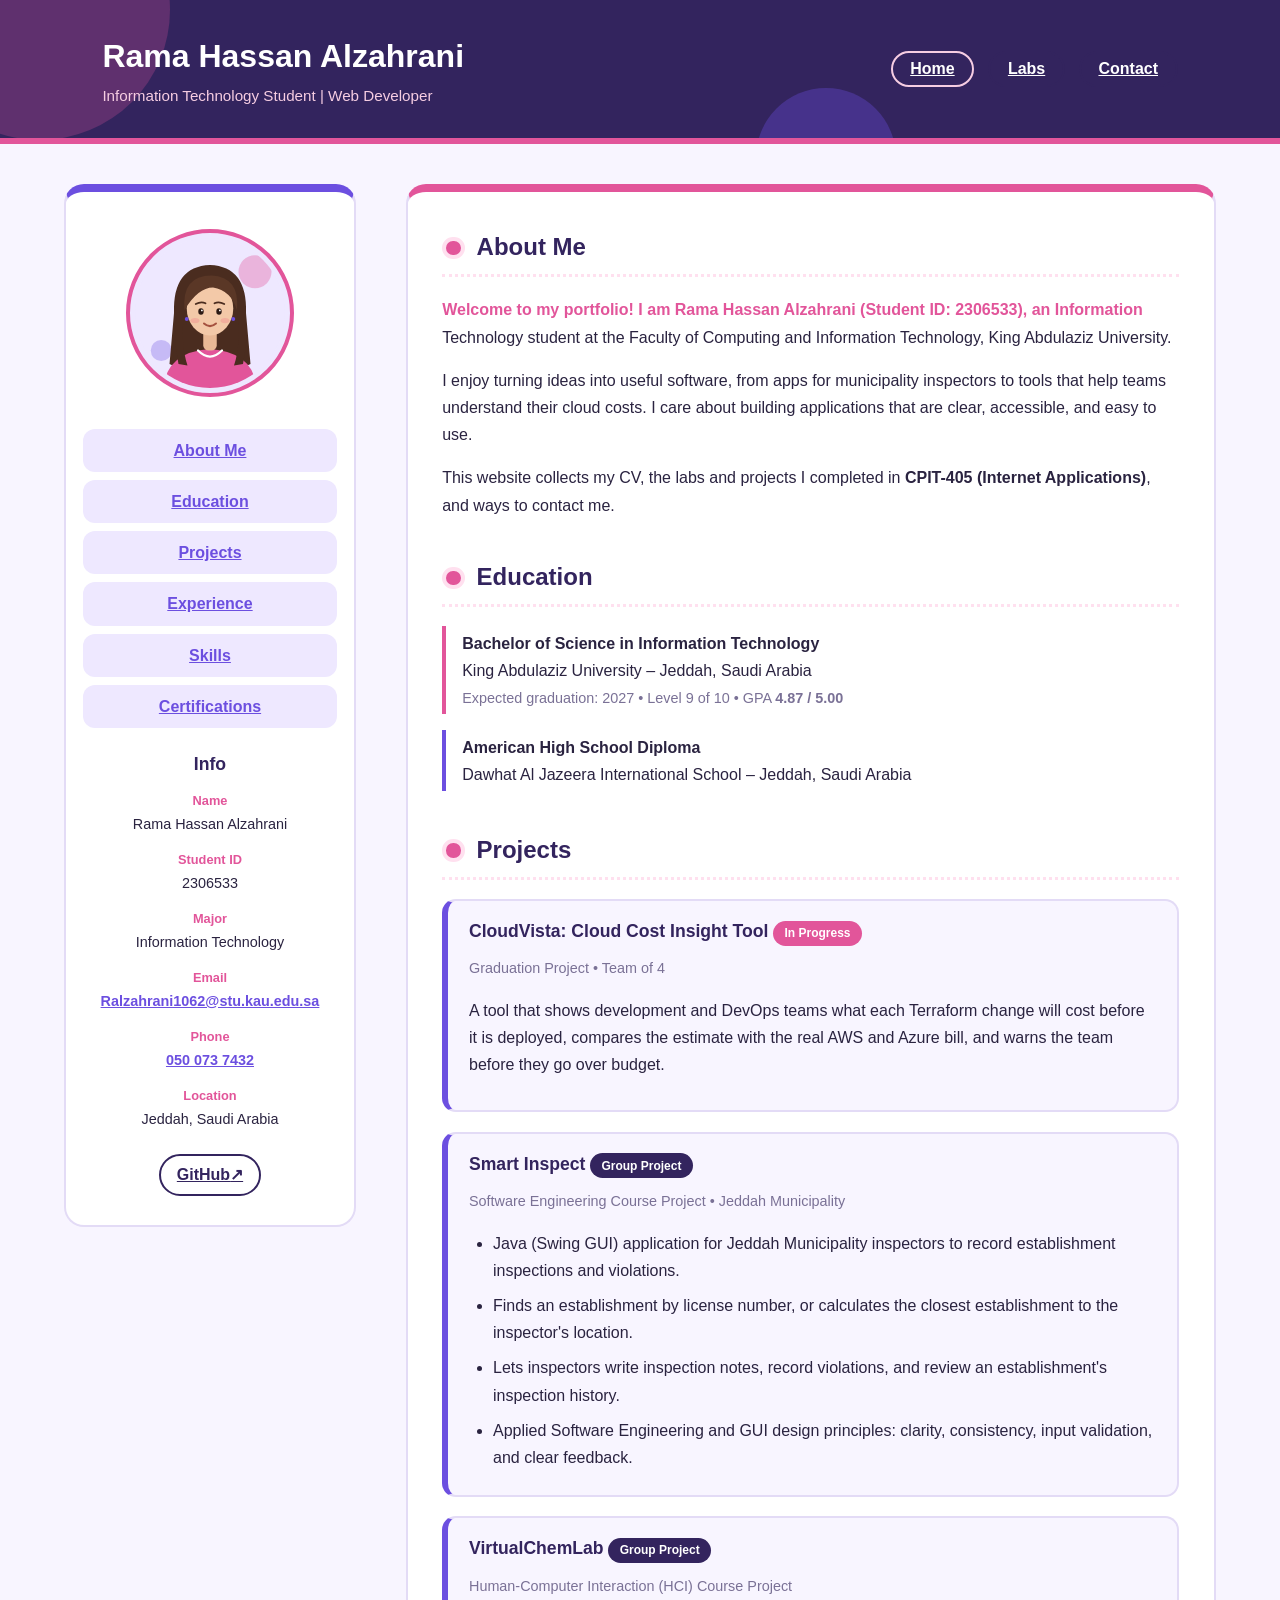
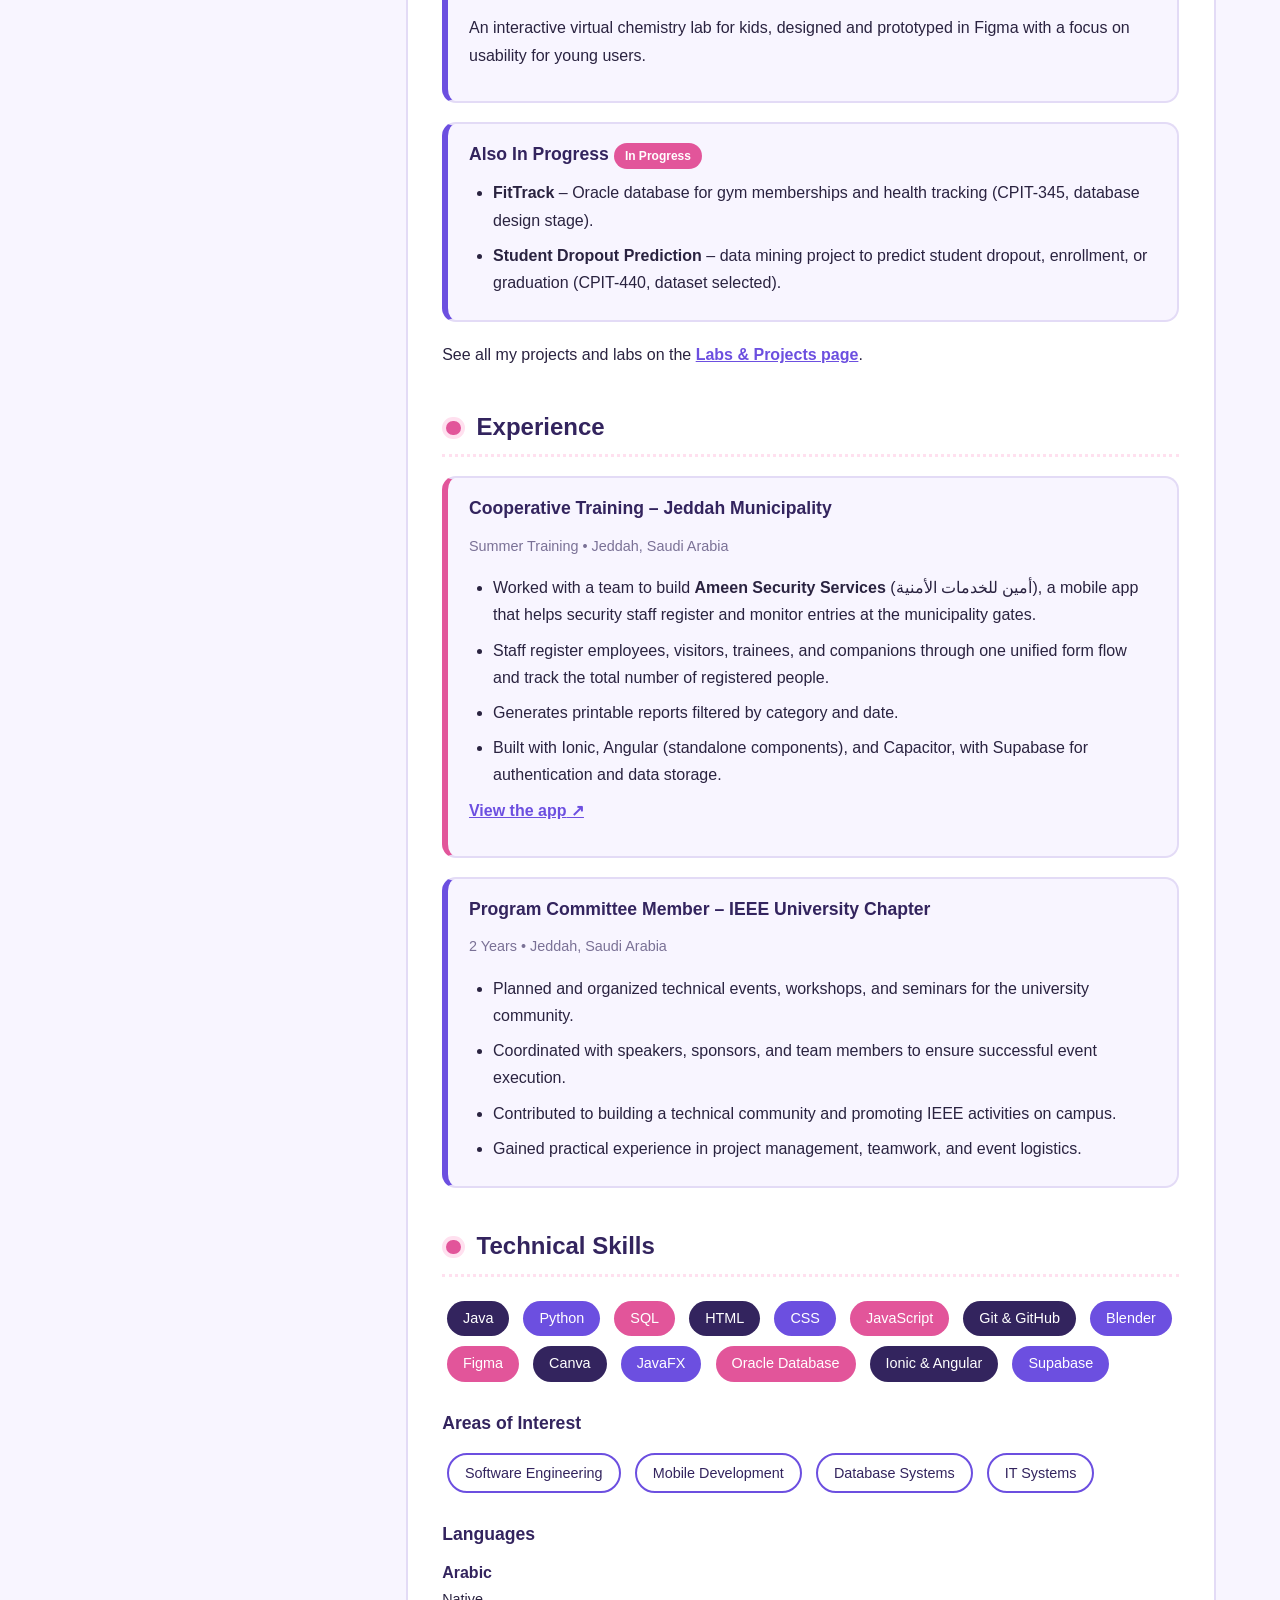
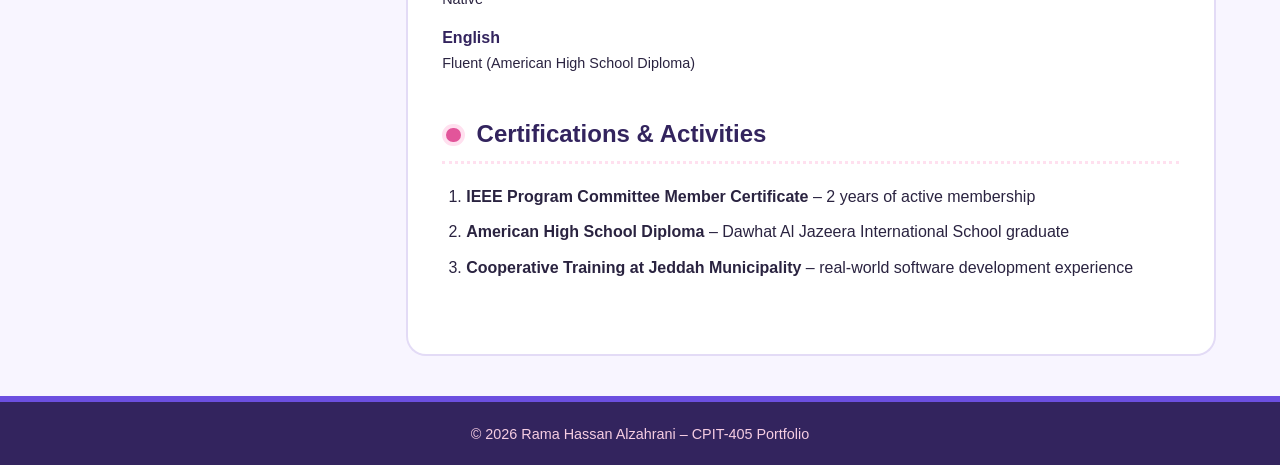
<file: 2306533/index.html>
<!DOCTYPE html>
<html lang="en">
<head>
    <meta charset="utf-8" />
    <meta name="viewport" content="width=device-width, initial-scale=1.0" />
    <meta name="author" content="Rama Hassan Alzahrani" />
    <meta name="description" content="CPIT-405 portfolio of Rama Hassan Alzahrani: CV, labs, projects, and contact information." />
    <title>Rama Hassan Alzahrani | Portfolio</title>
    <link rel="icon" type="image/svg+xml" href="images/profile.svg" />
    <!-- External CSS (Slides: Adding CSS to HTML) -->
    <link rel="stylesheet" href="style.css" />
    <!-- External CSS with media queries (Slides: External CSS with media queries) -->
    <link rel="stylesheet" href="mobile.css" media="screen and (max-width: 768px)" />
    <link rel="stylesheet" href="print.css" media="print" />
</head>
<body>

    <header>
        <div class="brand">
            <h1>Rama Hassan Alzahrani</h1>
            <p>Information Technology Student | Web Developer</p>
        </div>
        <nav>
            <a href="index.html" class="active">Home</a>
            <a href="labs.html">Labs</a>
            <a href="contact.html">Contact</a>
        </nav>
    </header>

    <main>
        <!-- Sidebar: profile, internal bookmark links, and info -->
        <aside class="sidebar">
            <img src="images/profile.svg" alt="Avatar of Rama Hassan Alzahrani" class="profile-img" />

            <div class="side-links">
                <a href="#about">About Me</a>
                <a href="#education">Education</a>
                <a href="#projects">Projects</a>
                <a href="#experience">Experience</a>
                <a href="#skills">Skills</a>
                <a href="#certifications">Certifications</a>
            </div>

            <h3>Info</h3>
            <dl class="info">
                <dt>Name</dt>
                <dd>Rama Hassan Alzahrani</dd>
                <dt>Student ID</dt>
                <dd>2306533</dd>
                <dt>Major</dt>
                <dd>Information Technology</dd>
                <dt>Email</dt>
                <dd><a href="mailto:Ralzahrani1062@stu.kau.edu.sa">Ralzahrani1062@stu.kau.edu.sa</a></dd>
                <dt>Phone</dt>
                <dd><a href="tel:+966500737432">050 073 7432</a></dd>
                <dt>Location</dt>
                <dd>Jeddah, Saudi Arabia</dd>
            </dl>

            <div class="social">
                <a href="https://github.com/Rama-Hassan-Alzahrani" target="_blank" class="external">GitHub</a>
            </div>
        </aside>

        <!-- Main content: CV -->
        <div class="content">
            <section id="about">
                <h2>About Me</h2>
                <p class="intro">
                    Welcome to my portfolio! I am Rama Hassan Alzahrani (Student ID: 2306533), an Information Technology student at the Faculty of
                    Computing and Information Technology, King Abdulaziz University.
                </p>
                <p>
                    I enjoy turning ideas into useful software, from apps for municipality inspectors to tools
                    that help teams understand their cloud costs. I care about building applications that
                    are clear, accessible, and easy to use.
                </p>
                <p>
                    This website collects my CV, the labs and projects I completed in
                    <strong>CPIT-405 (Internet Applications)</strong>, and ways to contact me.
                </p>
            </section>

            <section id="education">
                <h2>Education</h2>
                <ul class="timeline">
                    <li>
                        <strong>Bachelor of Science in Information Technology</strong><br />
                        King Abdulaziz University &ndash; Jeddah, Saudi Arabia<br />
                        <span class="meta">Expected graduation: 2027 &bull; Level 9 of 10 &bull; GPA <strong>4.87 / 5.00</strong></span>
                    </li>
                    <li>
                        <strong>American High School Diploma</strong><br />
                        Dawhat Al Jazeera International School &ndash; Jeddah, Saudi Arabia
                    </li>
                </ul>
            </section>

            <section id="projects">
                <h2>Projects</h2>

                <article class="card">
                    <h3>CloudVista: Cloud Cost Insight Tool <span class="badge badge-progress">In Progress</span></h3>
                    <p class="meta">Graduation Project &bull; Team of 4</p>
                    <p>
                        A tool that shows development and DevOps teams what each Terraform change will cost
                        before it is deployed, compares the estimate with the real AWS and Azure bill, and
                        warns the team before they go over budget.
                    </p>
                </article>

                <article class="card">
                    <h3>Smart Inspect <span class="badge">Group Project</span></h3>
                    <p class="meta">Software Engineering Course Project &bull; Jeddah Municipality</p>
                    <ul>
                        <li>Java (Swing GUI) application for Jeddah Municipality inspectors to record establishment inspections and violations.</li>
                        <li>Finds an establishment by license number, or calculates the closest establishment to the inspector's location.</li>
                        <li>Lets inspectors write inspection notes, record violations, and review an establishment's inspection history.</li>
                        <li>Applied Software Engineering and GUI design principles: clarity, consistency, input validation, and clear feedback.</li>
                    </ul>
                </article>

                <article class="card">
                    <h3>VirtualChemLab <span class="badge">Group Project</span></h3>
                    <p class="meta">Human-Computer Interaction (HCI) Course Project</p>
                    <p>An interactive virtual chemistry lab for kids, designed and prototyped in Figma with a focus on usability for young users.</p>
                </article>

                <article class="card">
                    <h3>Also In Progress <span class="badge badge-progress">In Progress</span></h3>
                    <ul>
                        <li><strong>FitTrack</strong> &ndash; Oracle database for gym memberships and health tracking (CPIT-345, database design stage).</li>
                        <li><strong>Student Dropout Prediction</strong> &ndash; data mining project to predict student dropout, enrollment, or graduation (CPIT-440, dataset selected).</li>
                    </ul>
                </article>

                <p>See all my projects and labs on the <a href="labs.html">Labs &amp; Projects page</a>.</p>
            </section>

            <section id="experience">
                <h2>Experience</h2>
                <article class="card featured">
                    <h3>Cooperative Training &ndash; Jeddah Municipality</h3>
                    <p class="meta">Summer Training &bull; Jeddah, Saudi Arabia</p>
                    <ul>
                        <li>Worked with a team to build <strong>Ameen Security Services</strong> (&#1571;&#1605;&#1610;&#1606; &#1604;&#1604;&#1582;&#1583;&#1605;&#1575;&#1578; &#1575;&#1604;&#1571;&#1605;&#1606;&#1610;&#1577;), a mobile app that helps security staff register and monitor entries at the municipality gates.</li>
                        <li>Staff register employees, visitors, trainees, and companions through one unified form flow and track the total number of registered people.</li>
                        <li>Generates printable reports filtered by category and date.</li>
                        <li>Built with Ionic, Angular (standalone components), and Capacitor, with Supabase for authentication and data storage.</li>
                    </ul>
                    <p><a href="https://rama-hassan-alzahrani.github.io/AmeenSecurityApp/" target="_blank" class="external">View the app</a></p>
                </article>

                <article class="card">
                    <h3>Program Committee Member &ndash; IEEE University Chapter</h3>
                    <p class="meta">2 Years &bull; Jeddah, Saudi Arabia</p>
                    <ul>
                        <li>Planned and organized technical events, workshops, and seminars for the university community.</li>
                        <li>Coordinated with speakers, sponsors, and team members to ensure successful event execution.</li>
                        <li>Contributed to building a technical community and promoting IEEE activities on campus.</li>
                        <li>Gained practical experience in project management, teamwork, and event logistics.</li>
                    </ul>
                </article>
            </section>

            <section id="skills">
                <h2>Technical Skills</h2>
                <ul class="skills">
                    <li>Java</li>
                    <li>Python</li>
                    <li>SQL</li>
                    <li>HTML</li>
                    <li>CSS</li>
                    <li>JavaScript</li>
                    <li>Git &amp; GitHub</li>
                    <li>Blender</li>
                    <li>Figma</li>
                    <li>Canva</li>
                    <li>JavaFX</li>
                    <li>Oracle Database</li>
                    <li>Ionic &amp; Angular</li>
                    <li>Supabase</li>
                </ul>

                <h3>Areas of Interest</h3>
                <ul class="skills interests">
                    <li>Software Engineering</li>
                    <li>Mobile Development</li>
                    <li>Database Systems</li>
                    <li>IT Systems</li>
                </ul>

                <h3>Languages</h3>
                <dl class="info languages">
                    <dt>Arabic</dt>
                    <dd>Native</dd>
                    <dt>English</dt>
                    <dd>Fluent (American High School Diploma)</dd>
                </dl>
            </section>

            <section id="certifications">
                <h2>Certifications &amp; Activities</h2>
                <ol>
                    <li><strong>IEEE Program Committee Member Certificate</strong> &ndash; 2 years of active membership</li>
                    <li><strong>American High School Diploma</strong> &ndash; Dawhat Al Jazeera International School graduate</li>
                    <li><strong>Cooperative Training at Jeddah Municipality</strong> &ndash; real-world software development experience</li>
                </ol>
            </section>
        </div>
    </main>

    <footer>
        <p>&copy; 2026 Rama Hassan Alzahrani &ndash; CPIT-405 Portfolio</p>
    </footer>

</body>
</html>
</file>
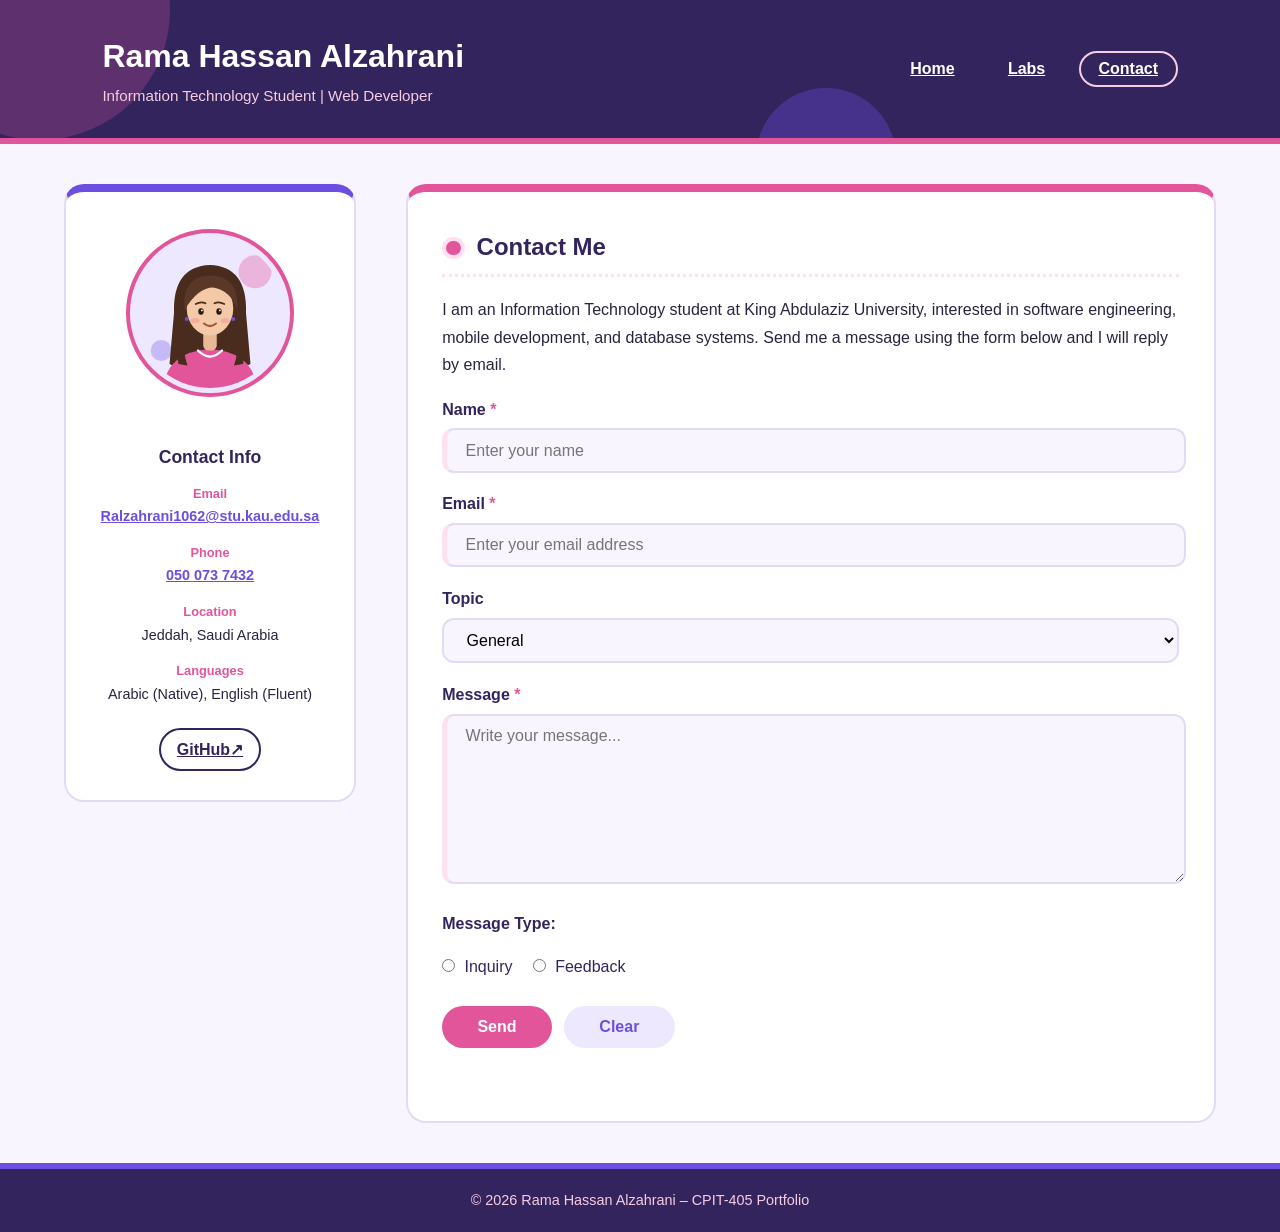
<file: 2306533/contact.html>
<!DOCTYPE html>
<html lang="en">
<head>
    <meta charset="utf-8" />
    <meta name="viewport" content="width=device-width, initial-scale=1.0" />
    <meta name="author" content="Rama Hassan Alzahrani" />
    <meta name="description" content="Contact Rama Hassan Alzahrani." />
    <title>Contact | Rama Hassan Alzahrani</title>
    <link rel="icon" type="image/svg+xml" href="images/profile.svg" />
    <link rel="stylesheet" href="style.css" />
    <link rel="stylesheet" href="mobile.css" media="screen and (max-width: 768px)" />
    <link rel="stylesheet" href="print.css" media="print" />
</head>
<body>

    <header>
        <div class="brand">
            <h1>Rama Hassan Alzahrani</h1>
            <p>Information Technology Student | Web Developer</p>
        </div>
        <nav>
            <a href="index.html">Home</a>
            <a href="labs.html">Labs</a>
            <a href="contact.html" class="active">Contact</a>
        </nav>
    </header>

    <main>
        <aside class="sidebar">
            <img src="images/profile.svg" alt="Avatar of Rama Hassan Alzahrani" class="profile-img" />

            <h3>Contact Info</h3>
            <dl class="info">
                <dt>Email</dt>
                <dd><a href="mailto:Ralzahrani1062@stu.kau.edu.sa">Ralzahrani1062@stu.kau.edu.sa</a></dd>
                <dt>Phone</dt>
                <dd><a href="tel:+966500737432">050 073 7432</a></dd>
                <dt>Location</dt>
                <dd>Jeddah, Saudi Arabia</dd>
                <dt>Languages</dt>
                <dd>Arabic (Native), English (Fluent)</dd>
            </dl>

            <div class="social">
                <a href="https://github.com/Rama-Hassan-Alzahrani" target="_blank" class="external">GitHub</a>
            </div>
        </aside>

        <div class="content">
            <section id="contact">
                <h2>Contact Me</h2>
                <p>
                    I am an Information Technology student at King Abdulaziz University, interested in
                    software engineering, mobile development, and database systems. Send me a message
                    using the form below and I will reply by email.
                </p>

                <!-- Working form: messages are sent to my email through Web3Forms (web3forms.com) -->
                <form action="https://api.web3forms.com/submit" method="post">
                    <!-- Web3Forms access key: messages go to my university email -->
                    <input type="hidden" name="access_key" value="8ec303ee-3cd2-4825-8f08-b1a4cbe20dbe" />
                    <input type="hidden" name="subject" value="New message from Rama's CPIT-405 portfolio" />

                    <label for="name">Name <span class="req">*</span></label>
                    <input type="text" name="name" id="name" placeholder="Enter your name" required />

                    <label for="email">Email <span class="req">*</span></label>
                    <input type="email" name="email" id="email" placeholder="Enter your email address" required />

                    <label for="topic">Topic</label>
                    <select name="topic" id="topic">
                        <option value="General">General</option>
                        <option value="Project">Project collaboration</option>
                        <option value="Graduation">Graduation project (CloudVista)</option>
                        <option value="Course">CPIT-405 course</option>
                        <option value="IEEE">IEEE events &amp; workshops</option>
                    </select>

                    <label for="message">Message <span class="req">*</span></label>
                    <textarea name="message" id="message" placeholder="Write your message..." required></textarea>

                    <div class="radio-group">
                        <p class="radio-title">Message Type:</p>
                        <input type="radio" name="message_type" id="inquiry" value="Inquiry" />
                        <label for="inquiry">Inquiry</label>
                        <input type="radio" name="message_type" id="feedback" value="Feedback" />
                        <label for="feedback">Feedback</label>
                    </div>

                    <input type="submit" value="Send" class="btn" />
                    <input type="reset" value="Clear" class="btn btn-reset" />
                </form>
            </section>
        </div>
    </main>

    <footer>
        <p>&copy; 2026 Rama Hassan Alzahrani &ndash; CPIT-405 Portfolio</p>
    </footer>

</body>
</html>
</file>
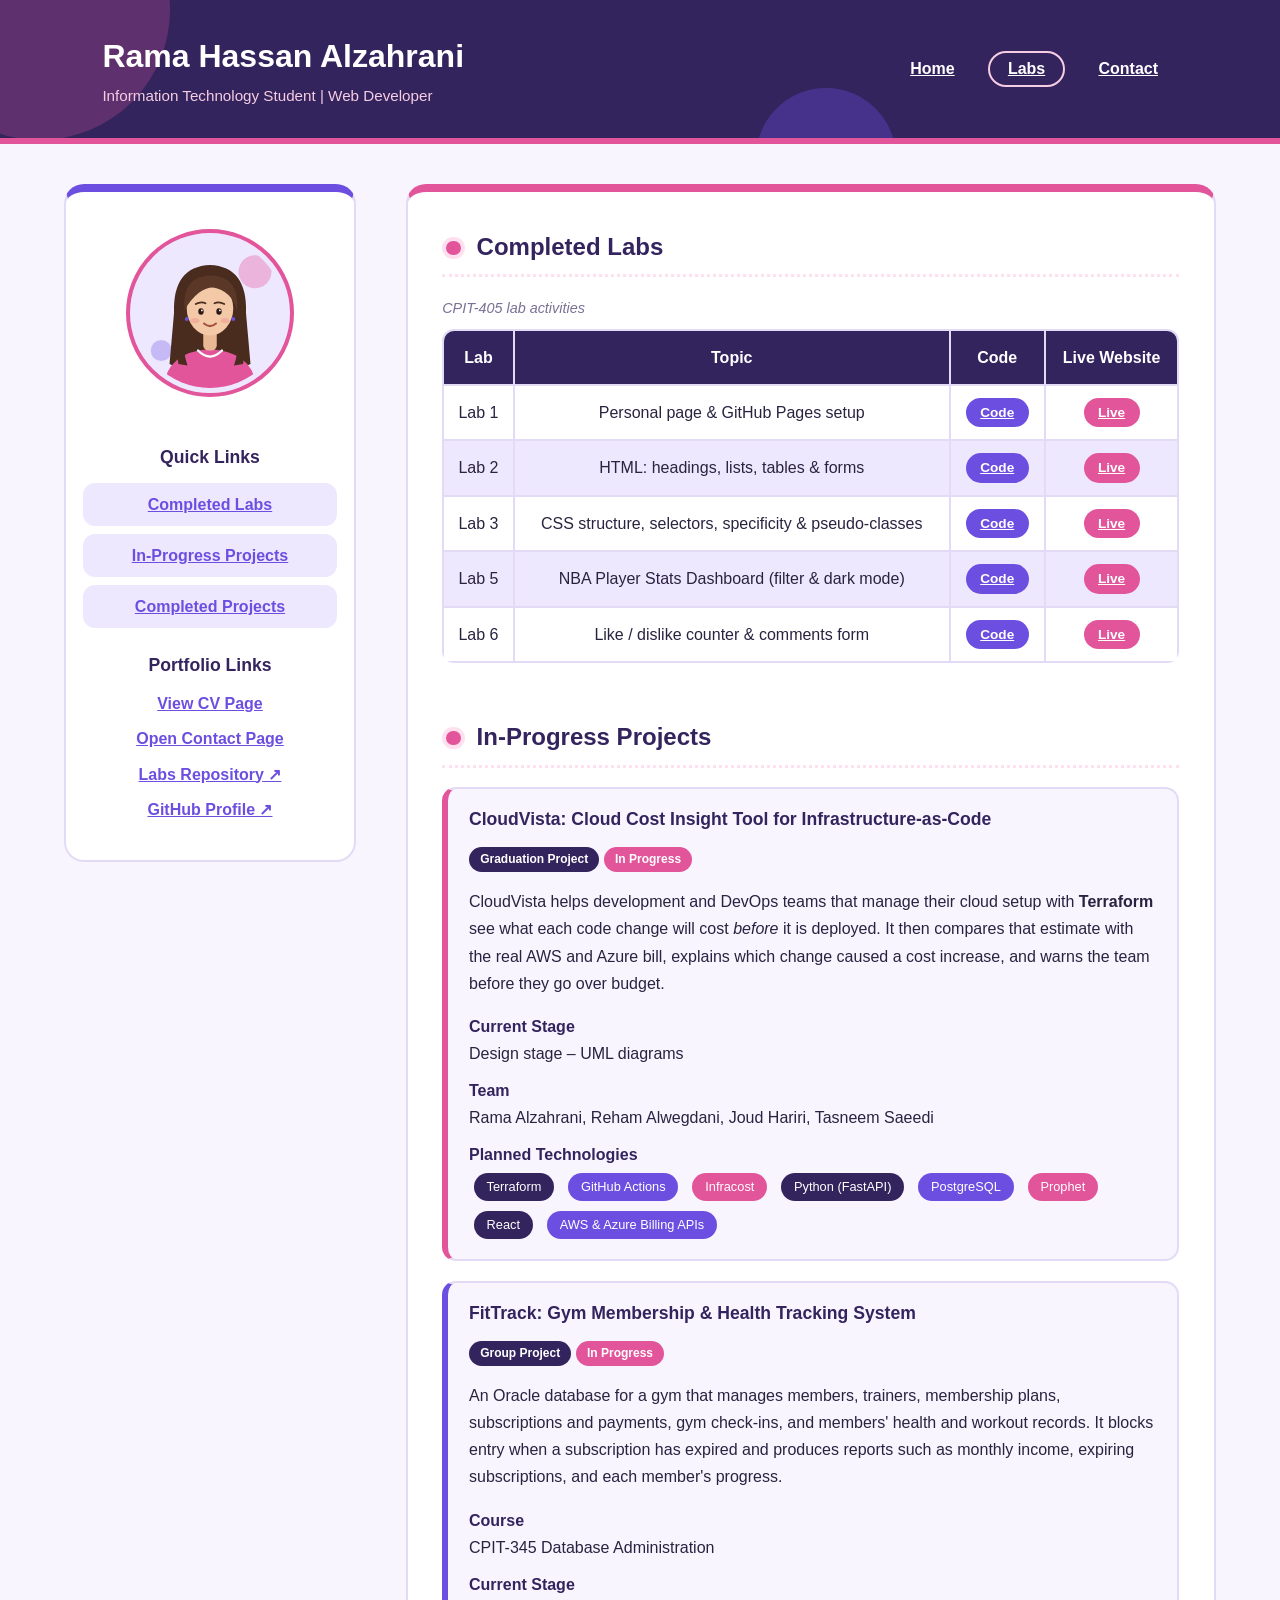
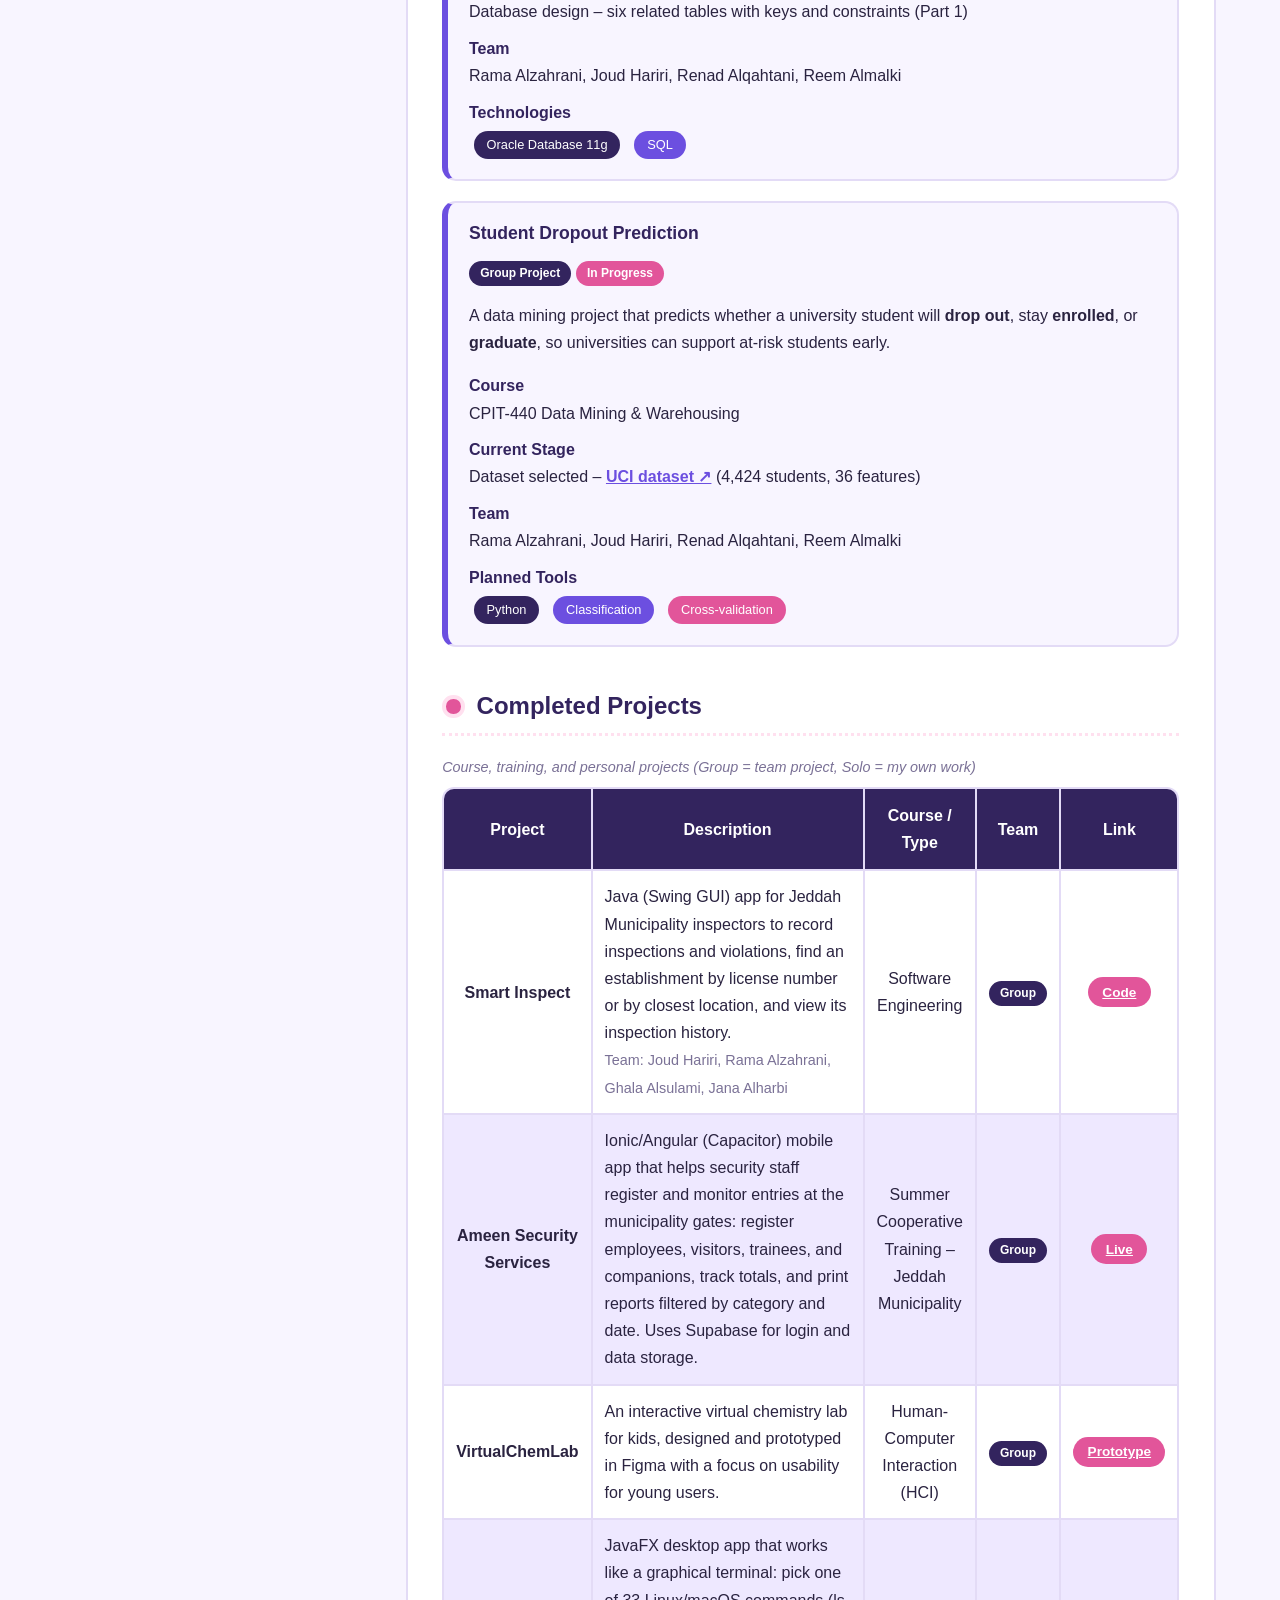
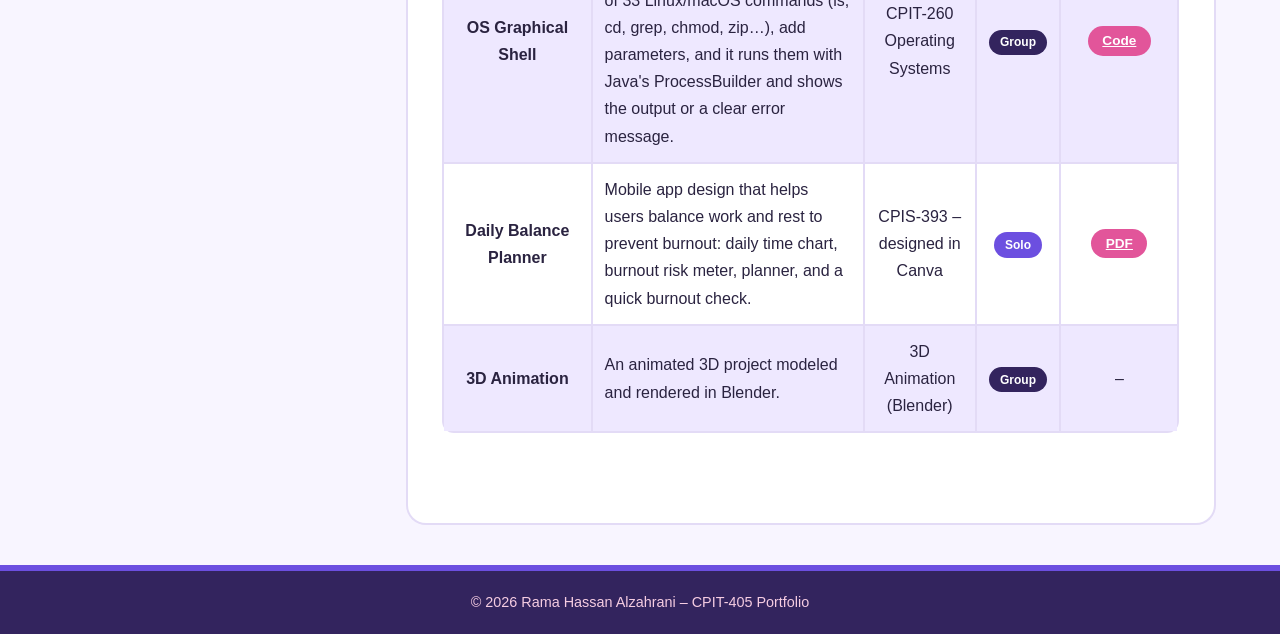
<file: 2306533/labs.html>
<!DOCTYPE html>
<html lang="en">
<head>
    <meta charset="utf-8" />
    <meta name="viewport" content="width=device-width, initial-scale=1.0" />
    <meta name="author" content="Rama Hassan Alzahrani" />
    <meta name="description" content="CPIT-405 labs and projects by Rama Hassan Alzahrani." />
    <title>Labs &amp; Projects | Rama Hassan Alzahrani</title>
    <link rel="icon" type="image/svg+xml" href="images/profile.svg" />
    <link rel="stylesheet" href="style.css" />
    <link rel="stylesheet" href="mobile.css" media="screen and (max-width: 768px)" />
    <link rel="stylesheet" href="print.css" media="print" />
</head>
<body>

    <header>
        <div class="brand">
            <h1>Rama Hassan Alzahrani</h1>
            <p>Information Technology Student | Web Developer</p>
        </div>
        <nav>
            <a href="index.html">Home</a>
            <a href="labs.html" class="active">Labs</a>
            <a href="contact.html">Contact</a>
        </nav>
    </header>

    <main>
        <aside class="sidebar">
            <img src="images/profile.svg" alt="Avatar of Rama Hassan Alzahrani" class="profile-img" />

            <h3>Quick Links</h3>
            <div class="side-links">
                <a href="#labs">Completed Labs</a>
                <a href="#graduation">In-Progress Projects</a>
                <a href="#projects">Completed Projects</a>
            </div>

            <h3>Portfolio Links</h3>
            <ul class="plain-list">
                <li><a href="index.html">View CV Page</a></li>
                <li><a href="contact.html">Open Contact Page</a></li>
                <li><a href="https://github.com/Rama-Hassan-Alzahrani/cpit-405-labs" target="_blank" class="external">Labs Repository</a></li>
                <li><a href="https://github.com/Rama-Hassan-Alzahrani" target="_blank" class="external">GitHub Profile</a></li>
            </ul>
        </aside>

        <div class="content">
            <section id="labs">
                <h2>Completed Labs</h2>
                <div class="table-wrap">
                    <table>
                        <caption><em>CPIT-405 lab activities</em></caption>
                            <tr>
                                <th>Lab</th>
                                <th>Topic</th>
                                <th>Code</th>
                                <th>Live Website</th>
                            </tr>
                            <tr>
                                <td>Lab 1</td>
                                <td>Personal page &amp; GitHub Pages setup</td>
                                <td><a href="https://github.com/Rama-Hassan-Alzahrani/cpit-405-labs" target="_blank" class="pill">Code</a></td>
                                <td><a href="https://rama-hassan-alzahrani.github.io/cpit-405-labs/" target="_blank" class="pill">Live</a></td>
                            </tr>
                            <tr>
                                <td>Lab 2</td>
                                <td>HTML: headings, lists, tables &amp; forms</td>
                                <td><a href="https://github.com/Rama-Hassan-Alzahrani/cpit-405-labs" target="_blank" class="pill">Code</a></td>
                                <td><a href="https://rama-hassan-alzahrani.github.io/cpit-405-labs/labs/lab2.html" target="_blank" class="pill">Live</a></td>
                            </tr>
                            <tr>
                                <td>Lab 3</td>
                                <td>CSS structure, selectors, specificity &amp; pseudo-classes</td>
                                <td><a href="https://github.com/Rama-Hassan-Alzahrani/cpit-405-labs" target="_blank" class="pill">Code</a></td>
                                <td><a href="https://rama-hassan-alzahrani.github.io/cpit-405-labs/labs/lab3.html" target="_blank" class="pill">Live</a></td>
                            </tr>
                            <tr>
                                <td>Lab 5</td>
                                <td>NBA Player Stats Dashboard (filter &amp; dark mode)</td>
                                <td><a href="https://github.com/Rama-Hassan-Alzahrani/cpit-405-labs/tree/main/labs/lab5/lab-05" target="_blank" class="pill">Code</a></td>
                                <td><a href="https://rama-hassan-alzahrani.github.io/cpit-405-labs/labs/lab5/lab-05/" target="_blank" class="pill">Live</a></td>
                            </tr>
                            <tr>
                                <td>Lab 6</td>
                                <td>Like / dislike counter &amp; comments form</td>
                                <td><a href="https://github.com/Rama-Hassan-Alzahrani/cpit-405-labs/tree/main/labs/lab6/lab-06" target="_blank" class="pill">Code</a></td>
                                <td><a href="https://rama-hassan-alzahrani.github.io/cpit-405-labs/labs/lab6/lab-06/" target="_blank" class="pill">Live</a></td>
                            </tr>
                    </table>
                </div>
            </section>

            <section id="graduation">
                <h2>In-Progress Projects</h2>
                <article class="card featured">
                    <h3>CloudVista: Cloud Cost Insight Tool for Infrastructure-as-Code</h3>
                    <p>
                        <span class="badge">Graduation Project</span>
                        <span class="badge badge-progress">In Progress</span>
                    </p>
                    <p>
                        CloudVista helps development and DevOps teams that manage their cloud setup with
                        <strong>Terraform</strong> see what each code change will cost <em>before</em> it is
                        deployed. It then compares that estimate with the real AWS and Azure bill, explains
                        which change caused a cost increase, and warns the team before they go over budget.
                    </p>
                    <dl class="details">
                        <dt>Current Stage</dt>
                        <dd>Design stage &ndash; UML diagrams</dd>
                        <dt>Team</dt>
                        <dd>Rama Alzahrani, Reham Alwegdani, Joud Hariri, Tasneem Saeedi</dd>
                        <dt>Planned Technologies</dt>
                        <dd>
                            <ul class="skills small">
                                <li>Terraform</li>
                                <li>GitHub Actions</li>
                                <li>Infracost</li>
                                <li>Python (FastAPI)</li>
                                <li>PostgreSQL</li>
                                <li>Prophet</li>
                                <li>React</li>
                                <li>AWS &amp; Azure Billing APIs</li>
                            </ul>
                        </dd>
                    </dl>
                </article>

                <article class="card">
                    <h3>FitTrack: Gym Membership &amp; Health Tracking System</h3>
                    <p>
                        <span class="badge">Group Project</span>
                        <span class="badge badge-progress">In Progress</span>
                    </p>
                    <p>
                        An Oracle database for a gym that manages members, trainers, membership plans,
                        subscriptions and payments, gym check-ins, and members' health and workout records.
                        It blocks entry when a subscription has expired and produces reports such as
                        monthly income, expiring subscriptions, and each member's progress.
                    </p>
                    <dl class="details">
                        <dt>Course</dt>
                        <dd>CPIT-345 Database Administration</dd>
                        <dt>Current Stage</dt>
                        <dd>Database design &ndash; six related tables with keys and constraints (Part 1)</dd>
                        <dt>Team</dt>
                        <dd>Rama Alzahrani, Joud Hariri, Renad Alqahtani, Reem Almalki</dd>
                        <dt>Technologies</dt>
                        <dd>
                            <ul class="skills small">
                                <li>Oracle Database 11g</li>
                                <li>SQL</li>
                            </ul>
                        </dd>
                    </dl>
                </article>

                <article class="card">
                    <h3>Student Dropout Prediction</h3>
                    <p>
                        <span class="badge">Group Project</span>
                        <span class="badge badge-progress">In Progress</span>
                    </p>
                    <p>
                        A data mining project that predicts whether a university student will
                        <strong>drop out</strong>, stay <strong>enrolled</strong>, or <strong>graduate</strong>,
                        so universities can support at-risk students early.
                    </p>
                    <dl class="details">
                        <dt>Course</dt>
                        <dd>CPIT-440 Data Mining &amp; Warehousing</dd>
                        <dt>Current Stage</dt>
                        <dd>Dataset selected &ndash; <a href="https://archive.ics.uci.edu/dataset/697/predict+students+dropout+and+academic+success" target="_blank" class="external">UCI dataset</a> (4,424 students, 36 features)</dd>
                        <dt>Team</dt>
                        <dd>Rama Alzahrani, Joud Hariri, Renad Alqahtani, Reem Almalki</dd>
                        <dt>Planned Tools</dt>
                        <dd>
                            <ul class="skills small">
                                <li>Python</li>
                                <li>Classification</li>
                                <li>Cross-validation</li>
                            </ul>
                        </dd>
                    </dl>
                </article>
            </section>

            <section id="projects">
                <h2>Completed Projects</h2>
                <div class="table-wrap">
                    <table>
                        <caption><em>Course, training, and personal projects (Group = team project, Solo = my own work)</em></caption>
                            <tr>
                                <th>Project</th>
                                <th>Description</th>
                                <th>Course / Type</th>
                                <th>Team</th>
                                <th>Link</th>
                            </tr>
                            <tr>
                                <td><strong>Smart Inspect</strong></td>
                                <td>Java (Swing GUI) app for Jeddah Municipality inspectors to record inspections and violations, find an establishment by license number or by closest location, and view its inspection history.<br /><span class="meta">Team: Joud Hariri, Rama Alzahrani, Ghala Alsulami, Jana Alharbi</span></td>
                                <td>Software Engineering</td>
                                <td><span class="badge">Group</span></td>
                                <td><a href="https://github.com/Rama-Hassan-Alzahrani/Smart_Inspect" target="_blank" class="pill">Code</a></td>
                            </tr>
                            <tr>
                                <td><strong>Ameen Security Services</strong></td>
                                <td>Ionic/Angular (Capacitor) mobile app that helps security staff register and monitor entries at the municipality gates: register employees, visitors, trainees, and companions, track totals, and print reports filtered by category and date. Uses Supabase for login and data storage.</td>
                                <td>Summer Cooperative Training &ndash; Jeddah Municipality</td>
                                <td><span class="badge">Group</span></td>
                                <td><a href="https://rama-hassan-alzahrani.github.io/AmeenSecurityApp/" target="_blank" class="pill">Live</a></td>
                            </tr>
                            <tr>
                                <td><strong>VirtualChemLab</strong></td>
                                <td>An interactive virtual chemistry lab for kids, designed and prototyped in Figma with a focus on usability for young users.</td>
                                <td>Human-Computer Interaction (HCI)</td>
                                <td><span class="badge">Group</span></td>
                                <td><a href="https://rapid-code-59122294.figma.site/" target="_blank" class="pill">Prototype</a></td>
                            </tr>
                            <tr>
                                <td><strong>OS Graphical Shell</strong></td>
                                <td>JavaFX desktop app that works like a graphical terminal: pick one of 33 Linux/macOS commands (ls, cd, grep, chmod, zip&hellip;), add parameters, and it runs them with Java's ProcessBuilder and shows the output or a clear error message.</td>
                                <td>CPIT-260 Operating Systems</td>
                                <td><span class="badge">Group</span></td>
                                <td><a href="https://github.com/Rama-Hassan-Alzahrani/CPIT260_OperatingSystems_LabProject" target="_blank" class="pill">Code</a></td>
                            </tr>
                            <tr>
                                <td><strong>Daily Balance Planner</strong></td>
                                <td>Mobile app design that helps users balance work and rest to prevent burnout: daily time chart, burnout risk meter, planner, and a quick burnout check.</td>
                                <td>CPIS-393 &ndash; designed in Canva</td>
                                <td><span class="badge badge-solo">Solo</span></td>
                                <td><a href="files/daily-balance-planner.pdf" target="_blank" class="pill">PDF</a></td>
                            </tr>
                            <tr>
                                <td><strong>3D Animation</strong></td>
                                <td>An animated 3D project modeled and rendered in Blender.</td>
                                <td>3D Animation (Blender)</td>
                                <td><span class="badge">Group</span></td>
                                <td>&ndash;</td>
                            </tr>
                    </table>
                </div>
            </section>
        </div>
    </main>

    <footer>
        <p>&copy; 2026 Rama Hassan Alzahrani &ndash; CPIT-405 Portfolio</p>
    </footer>

</body>
</html>
</file>
<file: 2306533/style.css>
/* =========================================================
   CPIT-405 Portfolio - Phase 1 (HTML & CSS)
   Rama Hassan Alzahrani
   Theme: Lavender Lab
   Only uses selectors, properties, and units from the CSS slides.
   ========================================================= */

/* ---------- 1. Universal selector: reset browser defaults ---------- */
* {
    margin: 0;
    padding: 0;
}

/* Pseudo-element (Slides: ::selection): highlighted text */
::selection {
    background-color: #e2559a;
    color: #ffffff;
}

/* ---------- 2. Element selectors ---------- */
body {
    font-family: Arial, Helvetica, sans-serif;
    font-size: 1rem;            /* rem: relative to the root font size */
    line-height: 1.7;
    color: #2a2340;
    background-color: #f8f5ff;
}

a {
    color: #6c4fe0;
    font-weight: bold;
    transition: color 0.3s;
}

a:hover {                       /* pseudo-class: mouse over */
    color: #e2559a;
}

a:visited {                     /* pseudo-class: visited links */
    color: #6c4fe0;
}

h2 {
    font-size: 1.5rem;
    color: #33245e;
    margin-bottom: 1.2rem;
    padding-bottom: 0.4rem;
    border-bottom: 3px dotted #ffe0ef;
}

/* Pseudo-element ::before: a small round "dot" before each section heading */
h2::before {
    content: "";
    display: inline-flex;
    width: 0.6em;
    height: 0.6em;
    margin-right: 0.5em;
    border-radius: 50%;
    background-color: #e2559a;
    border: 4px solid #ffe0ef;
}

h3 {
    font-size: 1.1rem;
    color: #33245e;
    margin: 1.4rem 0 0.6rem;
}

/* ---------- 3. Header & navigation bar (Flexbox + position) ---------- */
header {
    background-color: #33245e;
    color: #ffffff;
    padding: 1.8rem 8%;
    display: flex;
    justify-content: space-between;
    align-items: center;
    border-bottom: 6px solid #e2559a;
    position: relative;
    overflow: hidden;
}

/* Decorative circles made with ::before / ::after + position: absolute */
header::before {
    content: "";
    position: absolute;
    width: 260px;
    height: 260px;
    border-radius: 50%;
    background-color: #e2559a;
    opacity: 0.25;
    left: -90px;
    top: -120px;
}

header::after {
    content: "";
    position: absolute;
    width: 140px;
    height: 140px;
    border-radius: 50%;
    background-color: #6c4fe0;
    opacity: 0.35;
    right: 30%;
    bottom: -90px;
}

/* position: relative keeps the text and links above the circles */
.brand,
nav {
    position: relative;
}

header h1 {
    font-size: 2rem;
}

header p {
    font-size: 0.95rem;
    color: #f6cde2;
}

nav a {
    color: #ffffff;
    margin-left: 0.6rem;
    padding: 0.45rem 1.1rem;
    border: 2px solid #33245e;
    border-radius: 30px;
    transition: background-color 0.3s;
}

nav a:visited {
    color: #ffffff;
}

nav a:hover {
    background-color: #e2559a;
    color: #ffffff;
}

nav a.active {                  /* class selector for the current page */
    border-color: #f6cde2;
}

/* ---------- 4. Page layout: sidebar + content (Flexbox) ---------- */
main {
    width: 90%;
    margin: 2.5rem auto;
    display: flex;
    flex-direction: row;
    justify-content: space-between;
    align-items: flex-start;
}

/* The CSS Box Model: content, padding, border, margin */
.sidebar {
    width: 22%;
    padding: 1.8rem 1.5%;
    background-color: #ffffff;
    border: 2px solid #e3dbf6;
    border-top: 8px solid #6c4fe0;
    border-radius: 20px;
    text-align: center;
}

.content {
    width: 64%;
    padding: 2.2rem 3%;
    background-color: #ffffff;
    border: 2px solid #e3dbf6;
    border-top: 8px solid #e2559a;
    border-radius: 20px;
}

.content section {
    margin-bottom: 2.4rem;
}

.content p {
    margin-bottom: 1rem;
}

/* ---------- 5. Sidebar parts ---------- */
.profile-img {
    width: 150px;
    height: 150px;
    padding: 5px;
    background-color: #eee8ff;
    border: 4px solid #e2559a;
    border-radius: 50%;
    margin: 0.5rem 0 1rem;
    transition: transform 0.4s;
}

.profile-img:hover {
    transform: rotate(-6deg) scale(1.05);
}

.side-links a {
    display: block;
    background-color: #eee8ff;
    color: #6c4fe0;
    padding: 0.5rem;
    margin: 0.5rem 0;
    border-radius: 12px;
    transition: background-color 0.3s, transform 0.3s;
}

.side-links a:hover {
    background-color: #e2559a;
    color: #ffffff;
    transform: translateX(6px);
}

/* Description list (dl, dt, dd) */
.info dt {
    font-size: 0.8rem;
    font-weight: bold;
    color: #e2559a;
}

.info dd {
    margin-bottom: 0.8rem;
    font-size: 0.9rem;
    overflow: hidden;           /* long email stays inside the box */
}

.social a {
    display: inline-flex;
    margin-top: 0.6rem;
    padding: 0.35rem 1rem;
    border: 2px solid #33245e;
    border-radius: 30px;
    color: #33245e;
    transition: background-color 0.3s;
}

.social a:hover {
    background-color: #33245e;
    color: #ffffff;
}

/* Pseudo-element ::after: arrow after external links (from the slides) */
a.external::after {
    content: " \2197";
}

/* display: block removes the list bullets */
.plain-list li {
    display: block;
    margin-bottom: 0.5rem;
}

/* ---------- 6. CV content ---------- */
/* Pseudo-element: style the first line of the intro paragraph */
#about .intro::first-line {
    font-weight: bold;
    color: #e2559a;
}

.content ul,
.content ol {
    margin-left: 1.5rem;
}

.content li {
    margin-bottom: 0.5rem;
}

.meta {
    font-size: 0.9rem;
    color: #7a7196;
}

/* Timeline: each education item has a colored left border */
.content ul.timeline {
    margin-left: 0;
}

.timeline li {
    display: block;
    border-left: 4px solid #6c4fe0;
    padding: 0.2rem 0 0.2rem 1rem;
    margin-bottom: 1rem;
}

/* Child combinator: the first item gets the accent color */
.timeline > li:first-child {
    border-left-color: #e2559a;
}

/* Cards for projects & experience (box model) */
.card {
    background-color: #f8f5ff;
    border: 2px solid #e3dbf6;
    border-left: 6px solid #6c4fe0;
    border-radius: 14px;
    padding: 1rem 1.3rem;
    margin-bottom: 1.2rem;
    transition: transform 0.3s;
}

.card:hover {
    transform: translateY(-4px);
}

.card h3 {
    margin-top: 0;
}

.featured {
    border-left-color: #e2559a;
}

.badge {
    display: inline-flex;
    font-size: 0.75rem;
    font-weight: bold;
    padding: 0.15rem 0.7rem;
    border-radius: 30px;
    background-color: #33245e;
    color: #ffffff;
}

.badge-progress {
    background-color: #e2559a;
}

.badge-solo {
    background-color: #6c4fe0;
}

/* Graduation project details list */
.details dt {
    font-weight: bold;
    color: #33245e;
    margin-top: 0.6rem;
}

/* Skills shown as tags (display: inline-flex from the Flexbox slide also removes bullets) */
.content ul.skills {
    margin-left: 0;
}

.skills li {
    display: inline-flex;
    background-color: #33245e;
    color: #ffffff;
    padding: 0.35rem 1rem;
    margin: 0.3rem;
    border-radius: 30px;
    font-size: 0.9rem;
    transition: transform 0.3s;
}

/* :nth-child() gives the tags alternating theme colors */
.skills li:nth-child(3n + 2) {
    background-color: #6c4fe0;
}

.skills li:nth-child(3n) {
    background-color: #e2559a;
}

.skills li:hover {
    transform: translateY(-4px) rotate(-2deg);
}

/* Interest tags: outlined instead of filled */
#skills ul.interests li {
    background-color: #ffffff;
    color: #33245e;
    border: 2px solid #6c4fe0;
}

#graduation ul.small li {
    font-size: 0.8rem;
    padding: 0.2rem 0.8rem;
}

.languages dt {
    font-size: 1rem;
    color: #33245e;
}

/* ---------- 7. Tables (labs & projects) ---------- */
.table-wrap {
    overflow: auto;             /* scroll the table on small screens */
}

table {
    width: 100%;
    background-color: #e3dbf6;   /* shows as thin lines between cells */
    border-radius: 12px;
    margin-bottom: 1rem;
}

caption {
    text-align: left;
    color: #7a7196;
    font-size: 0.9rem;
    margin-bottom: 0.5rem;
}

th {
    background-color: #33245e;
    color: #ffffff;
    padding: 0.8rem;
}

th:first-child {
    border-radius: 10px 0 0 0;
}

th:last-child {
    border-radius: 0 10px 0 0;
}

td {
    background-color: #ffffff;
    padding: 0.75rem;
    text-align: center;
}

/* ID + descendant + :nth-child(): wider, left-aligned description column */
#projects td:nth-child(2) {
    width: 45%;
    text-align: left;
}

tr:nth-child(odd) td {          /* zebra stripes with :nth-child() (row 1 is the header row) */
    background-color: #eee8ff;
}

tr:hover td {
    background-color: #ffe0ef;
}

/* Small rounded link buttons inside the tables */
a.pill {
    display: inline-flex;
    padding: 0.2rem 0.9rem;
    border-radius: 30px;
    background-color: #6c4fe0;
    color: #ffffff;
    font-size: 0.85rem;
    transition: background-color 0.3s;
}

/* Adjacent-sibling style: Live links use the accent color */
td + td + td + td a.pill {
    background-color: #e2559a;
}

a.pill:hover {
    background-color: #33245e;
    color: #ffffff;
}

/* ---------- 8. Contact form ---------- */
form label {
    display: block;
    font-weight: bold;
    color: #33245e;
    margin: 1.1rem 0 0.35rem;
}

/* Attribute selectors */
input[type="text"],
input[type="email"],
select,
textarea {
    width: 95%;
    padding: 0.7rem 2.5%;
    font-size: 1rem;
    font-family: Arial, Helvetica, sans-serif;
    background-color: #f8f5ff;
    border: 2px solid #e3dbf6;
    border-radius: 12px;
    transition: border-color 0.3s;
}

select {
    width: 100%;
}

textarea {
    height: 9rem;
}

input:focus,
select:focus,
textarea:focus {                /* pseudo-class: field has focus */
    border-color: #6c4fe0;
    background-color: #ffffff;
}

/* :required pseudo-class from the slides */
input:required,
textarea:required {
    border-left: 5px solid #ffe0ef;
}

.req {
    color: #e2559a;
}

.radio-group {
    margin-top: 1.1rem;
}

.radio-title {
    font-weight: bold;
    color: #33245e;
}

.radio-group label {
    display: inline;
    font-weight: normal;
    margin: 0 1rem 0 0.3rem;
}

.btn {
    background-color: #e2559a;
    color: #ffffff;
    border: none;
    padding: 0.75rem 2.2rem;
    margin-top: 1.6rem;
    margin-right: 0.5rem;
    font-size: 1rem;
    font-weight: bold;
    border-radius: 30px;
    transition: background-color 0.3s, transform 0.3s;
}

.btn:hover {
    background-color: #33245e;
    transform: translateY(-3px);
}

.btn-reset {
    background-color: #eee8ff;
    color: #6c4fe0;
}

.btn-reset:hover {
    background-color: #6c4fe0;
    color: #ffffff;
}

/* ---------- 9. Footer ---------- */
footer {
    background-color: #33245e;
    color: #f6cde2;
    text-align: center;
    padding: 1.2rem;
    font-size: 0.9rem;
    border-top: 6px solid #6c4fe0;
}
</file>
<file: 2306533/mobile.css>
/* Loaded only on small screens:
   <link rel="stylesheet" href="mobile.css" media="screen and (max-width: 768px)">
   (Slides: External CSS with media queries) */

header {
    flex-direction: column;
    text-align: center;
    padding: 1.5rem 5%;
}

nav {
    margin-top: 1rem;
}

nav a {
    margin: 0 0.2rem;
    padding: 0.4rem 0.8rem;
}

main {
    flex-direction: column;
    width: 92%;
    margin: 1.5rem auto;
}

.sidebar,
.content {
    width: 90%;
    padding: 1.4rem 5%;
    margin-bottom: 1.5rem;
}

td,
th {
    padding: 0.5rem;
    font-size: 0.9rem;
}

/* Make the small decorative circle invisible so it doesn't cover the nav links */
header::after {
    opacity: 0;
}

/* Projects table: on phones each row becomes a stacked "card" (display: block) */
#projects table,
#projects tr,
#projects td {
    display: block;
    width: auto;
}

/* Hide the header row: height 0 + overflow hidden + visibility hidden */
#projects tr:first-child {
    height: 0;
    overflow: hidden;
    visibility: hidden;
    margin: 0;
    border: 0;
}

#projects tr {
    margin-bottom: 0.8rem;
    border: 2px solid #e3dbf6;
    border-radius: 12px;
    overflow: hidden;
}

#projects td {
    text-align: left;
    padding: 0.4rem 0.9rem;
}

#projects td:first-child {
    padding-top: 0.8rem;
    font-size: 1.05rem;
}

#projects td:last-child {
    padding-bottom: 0.9rem;
}

#projects table {
    background-color: #ffffff;
}

/* Same specificity as the desktop rule, so this later rule wins (cascade order) */
#projects td:nth-child(2) {
    width: auto;
}

#projects caption {
    display: block;
}
</file>
<file: 2306533/print.css>
/* Loaded only when printing: <link rel="stylesheet" href="print.css" media="print"> */
body {
    background-color: #ffffff;
    font-size: 12pt;            /* pt units are meant for print */
}

/* Hide parts that are not useful on paper */
nav,
.side-links,
form,
footer {
    visibility: hidden;
    height: 0;
    overflow: hidden;
}

header {
    background-color: #ffffff;
    color: #000000;
    border-bottom: 1pt solid #000000;
}

header::before,
header::after {
    opacity: 0;
}

.sidebar,
.content,
.card {
    border: 0;
}
</file>
